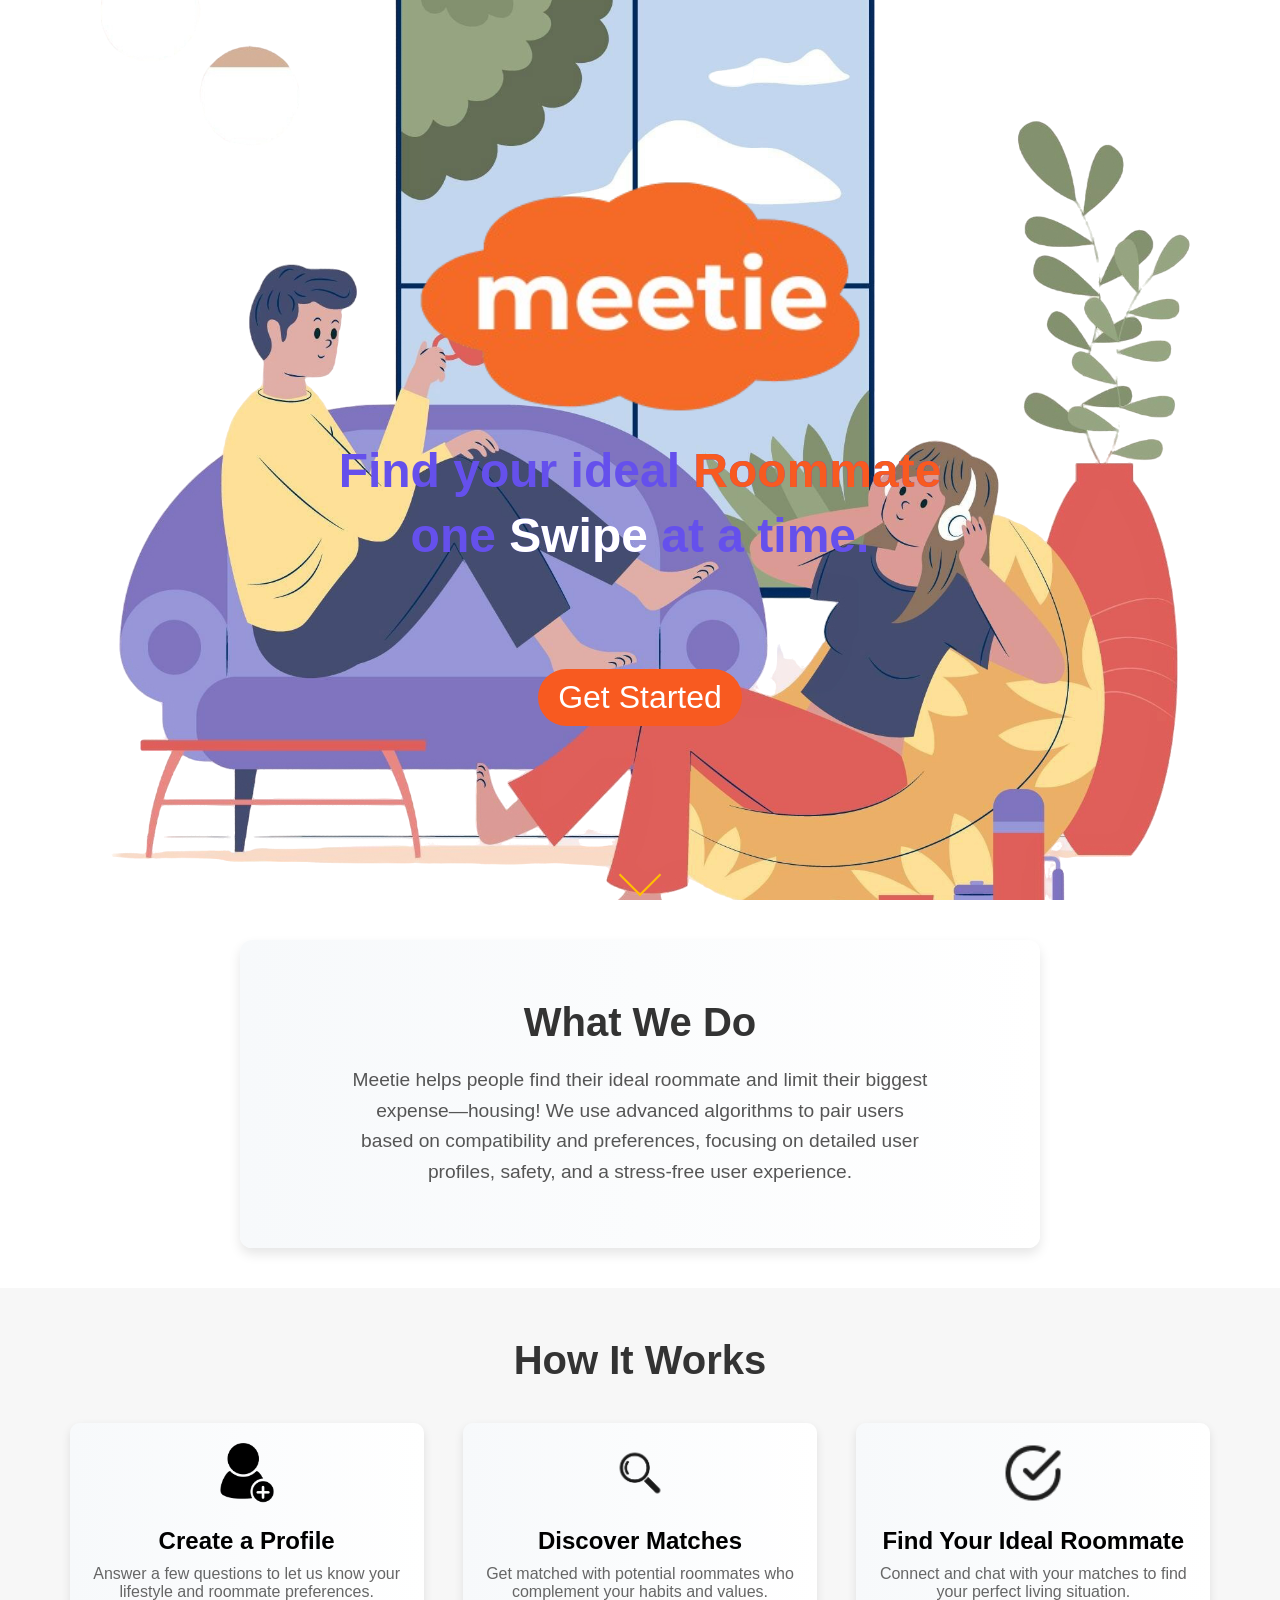
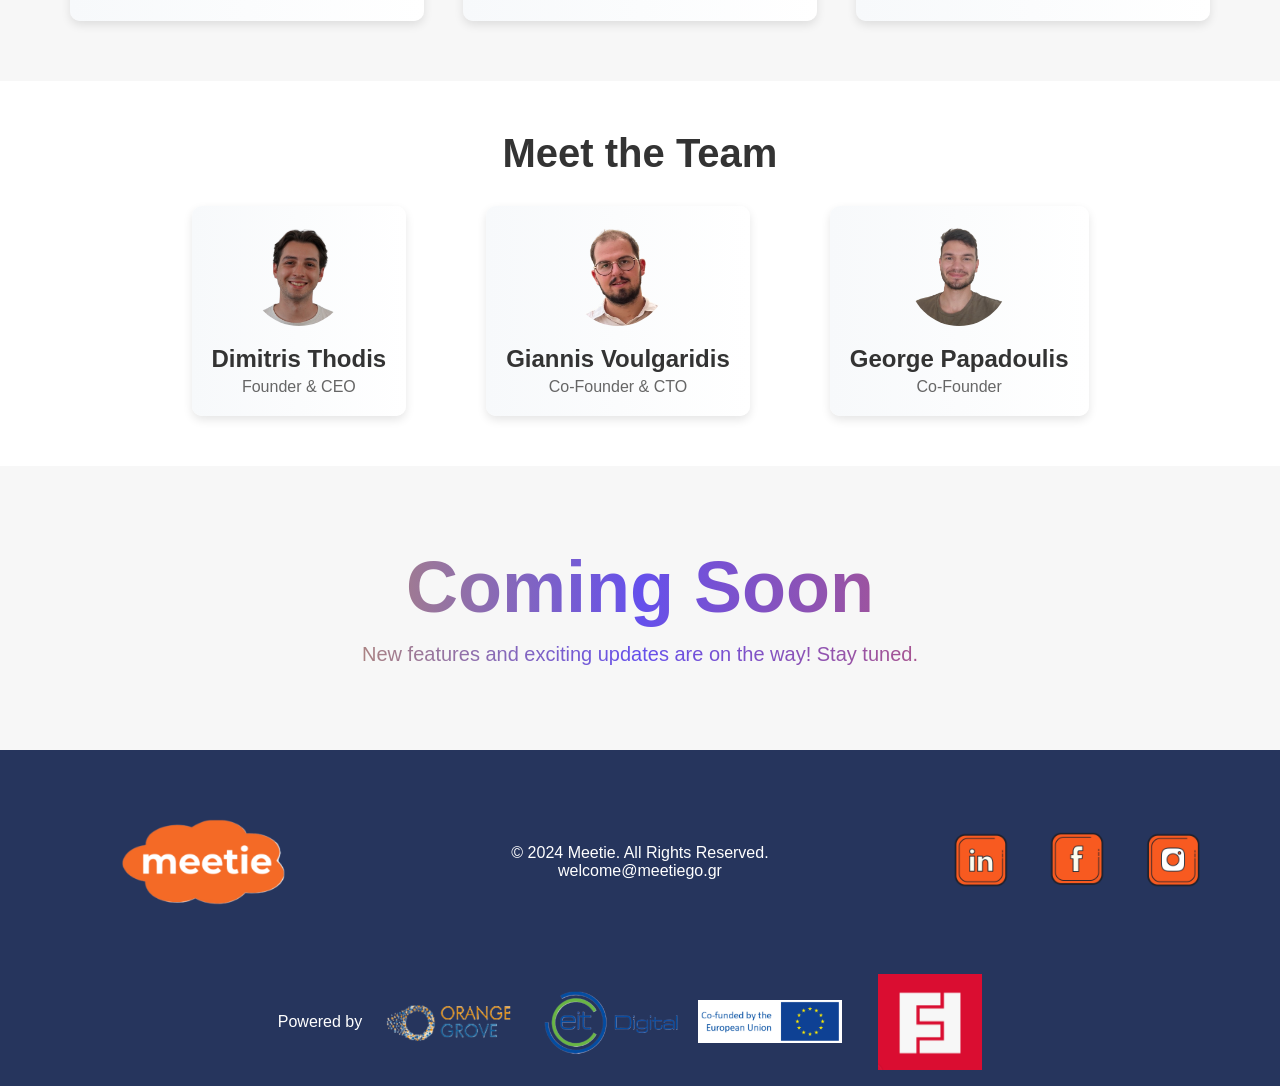
<file: index.html>
<!DOCTYPE html>
<html lang="en">
    <head>
        <meta charset="UTF-8">
        <meta name="viewport" content="width=device-width, initial-scale=1.0">
        <title>Meetie</title>
        <link rel="stylesheet" href="./style.css">
        <link rel="icon" type="image/png" href="assets/meetie-logo.png">
        <script src="https://code.jquery.com/jquery-3.6.0.min.js"></script>
    </head>

    <body>
        <!-- Hero Section -->
        <section class="hero">
            <div class="hero-content">
                <img src="assets/meetie-logo.png" alt="Center Image" class="overlay-image">
                <!-- If we don't like the animated roomies just change this span class to roomies -->
                <h1 class="purple">Find your ideal <span class="orange">Roommate</span></h1>
                <h1 class="purple">one <span class="white">Swipe</span> at a time.</h1>
                <a href="#get-started" class="cta-button">Get Started</a>
            </div>

            <div class="scroll-down" id="scroll-arrow"></div>
        </section>

        <!-- What We Do section -->
        <section class="what-we-do">
            <h2>What We Do</h2>
            <p class="mission-statement">
                Meetie helps people find their ideal roommate and limit their biggest expense—housing! We use advanced algorithms to pair users based on compatibility and preferences, focusing on detailed user profiles, safety, and a stress-free user experience.
            </p>
        </section>

        <!-- How It Works Section -->
        <section class="how-it-works">
            <h2>How It Works</h2>
            <div class="steps">
                <div class="step">
                    <img src="assets/create_profile_icon.png" alt="Step 1 Icon" class="icon-img">
                    <h3>Create a Profile</h3>
                    <p>Answer a few questions to let us know your lifestyle and roommate preferences.</p>
                </div>
                <div class="step">
                    <img src="assets/discover.png" alt="Step 2 Icon">
                    <h3>Discover Matches</h3>
                    <p>Get matched with potential roommates who complement your habits and values.</p>
                </div>
                <div class="step">
                    <img src="assets/Check_circle.png" alt="Step 3 Icon">
                    <h3>Find Your Ideal Roommate</h3>
                    <p>Connect and chat with your matches to find your perfect living situation.</p>
                </div>
            </div>
        </section>

        <!-- Meet the Team Section -->
        <section class="meet-the-team">
            <h2>Meet the Team</h2>
            <div class="team-members">
                <div class="team-member col-2">
                    <img src="assets/mitsos-removebg-preview.png" alt="Team Member 1" class="profile-img">
                    <h3>Dimitris Thodis</h3>
                    <p>Founder & CEO</p>
                </div>
                <div class="team-member col-2">
                    <img src="assets/john-removebg-preview.png" alt="Team Member 2" class="profile-img">
                    <h3>Giannis Voulgaridis</h3>
                    <p>Co-Founder & CTO</p>
                </div>
                <div class="team-member col-2">
                    <img src="assets/zorz-removebg-preview.png" alt="Team Member 3" class="profile-img">
                    <h3>George Papadoulis</h3>
                    <p>Co-Founder</p>
                </div>
            </div>
        </section>

        <!-- Coming Soon Section -->
        <section class="coming-soon">
            <div class="coming-soon-content">
                <h2>Coming Soon</h2>
                <p>New features and exciting updates are on the way! Stay tuned.</p>
            </div>
        </section>

        <!-- Footer -->
        <section class="footer">
            <div class="footer-container">
    
                <div class="footer-section">
                    <img src="assets/Meetie_Logo(nobackground).png" alt="Footer Logo" class="footer-logo">
                </div>
    
                <div class="footer-section">
                    <p>© 2024 Meetie. All Rights Reserved.</p>  
                    <p>welcome@meetiego.gr</p>
                </div>
                    
                <div class="footer-section social-icons">
                    <a href="https://www.linkedin.com/company/meetiego/">
                        <img src="assets/icons8-linkedin-400.png" alt="LinkedIn Icon">
                    </a>
                    <a href="https://www.facebook.com/profile.php?id=61571914931043">
                        <img src="assets/icons8-facebook-400.png" alt="Facebook Icon">
                    </a>
                    <a href="https://www.instagram.com/meetie.gr/">
                        <img src="assets/icons8-instagram-400.png" alt="Instagram Icon">
                    </a>                    
                </div>
    
            </div>
    
            <div class="footer-powered">
                <p>Powered by</p>
                <img src="assets/OrangeGrovelogo(no background).png" alt="Orange Grove Logo">
                <img src="assets/EIT DIgitalLogo(no background).png" alt="EIT Digital Logo">
                <img src="assets/eu_logo.png" alt="EU Logo">
                <img src="assets/foundation_logo.png" alt="Foundation Logo">
            </div>
        </section>

        <script>
            $(document).ready(function() {
                $(window).scroll(function() {
                    console.log('SCROLL BODY');
                    const scrollArrow = $('#scroll-arrow');
            
                    if ($(window).scrollTop() > 100) {
                        scrollArrow.addClass('hidden');
                    } else {   
                        scrollArrow.removeClass('hidden');
                    }
                });
                $(window).scroll();
            });
            </script>
            
    </body>
</html>
</file>
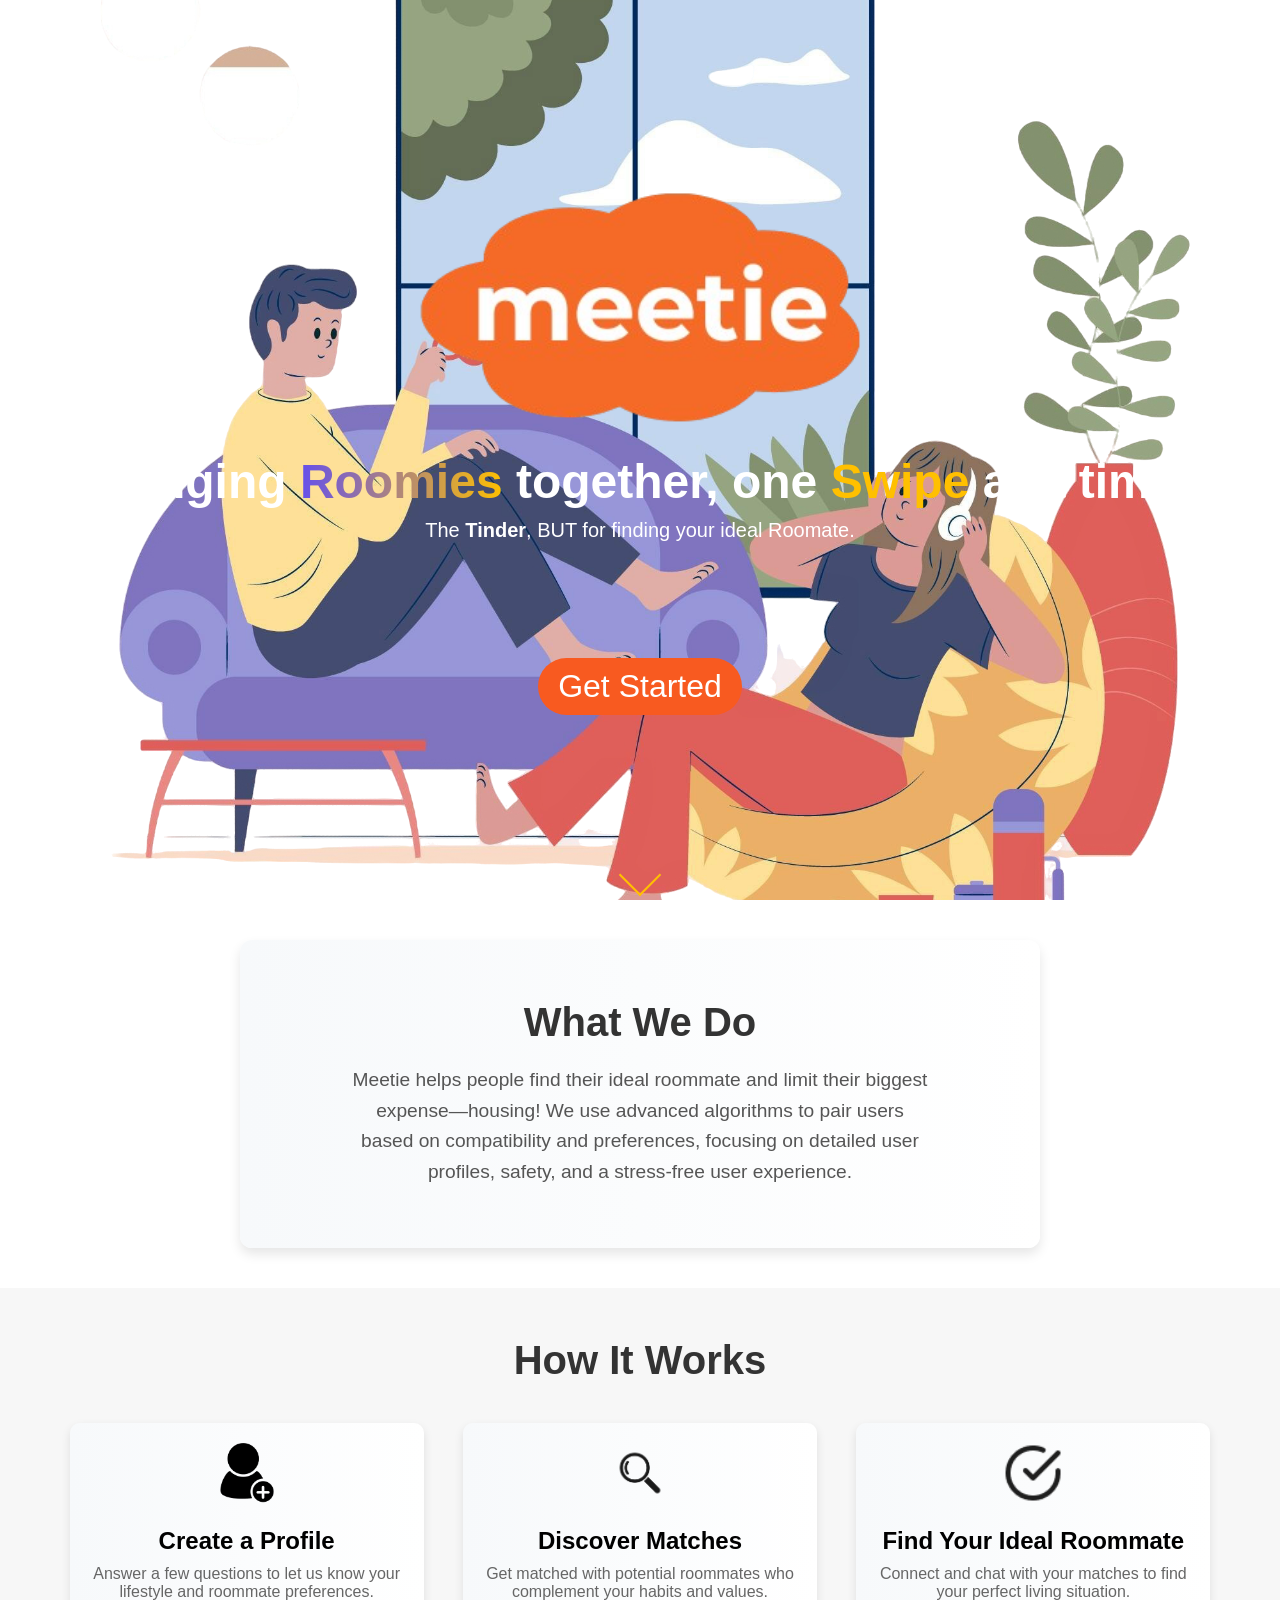
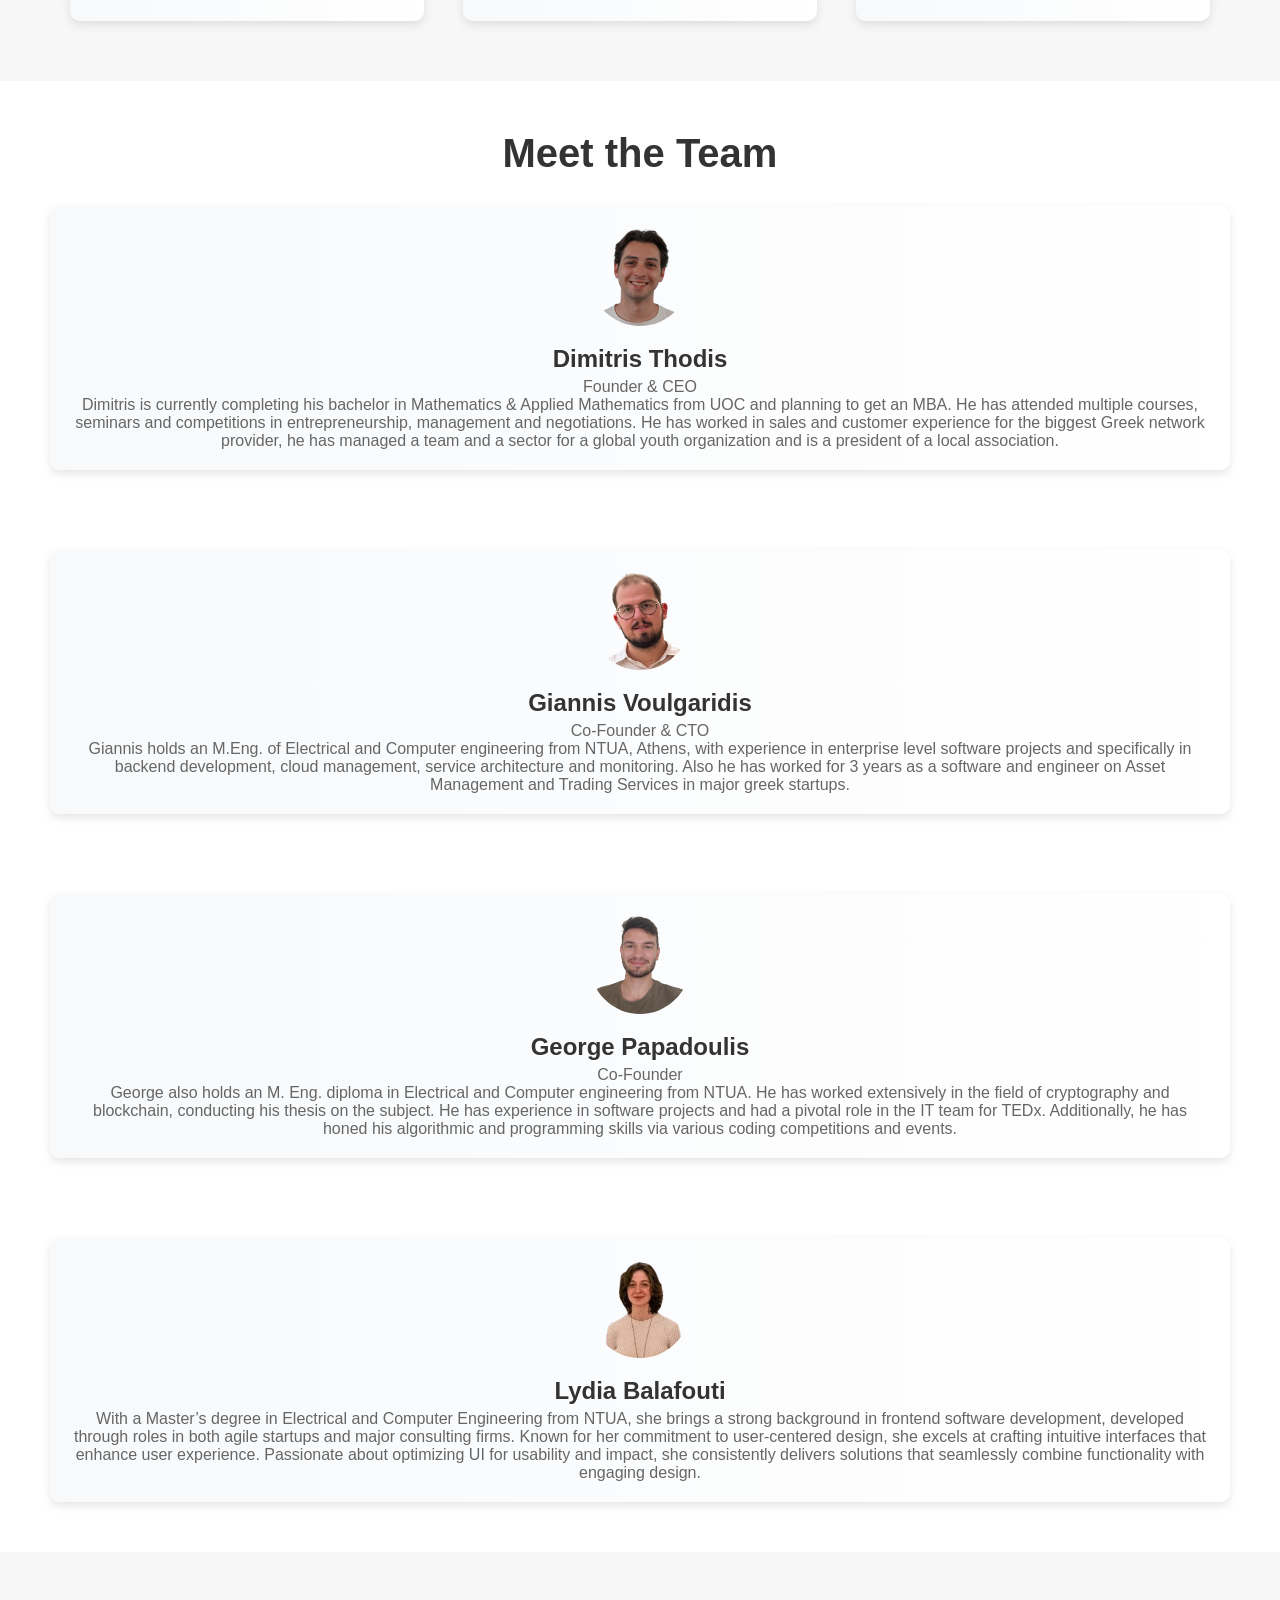
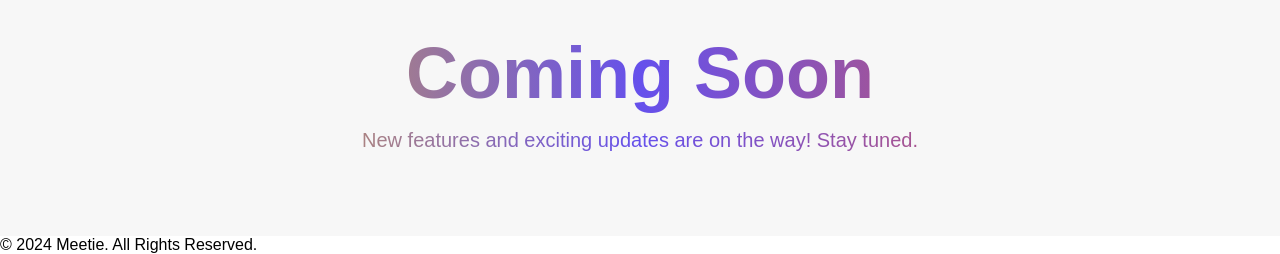
<file: page.html>
<!DOCTYPE html>
<html lang="en">
    <head>
        <meta charset="UTF-8">
        <meta name="viewport" content="width=device-width, initial-scale=1.0">
        <title>Meetie</title>
        <link rel="stylesheet" href="./style.css">
        <link rel="icon" type="image/png" href="assets/meetie-logo.png">
        <script src="https://code.jquery.com/jquery-3.6.0.min.js"></script>
    </head>

    <body>
        <!-- Hero Section -->
        <section class="hero">
            <div class="hero-content">
                <img src="assets/meetie-logo.png" alt="Center Image" class="overlay-image">
                <!-- If we don't like the animated roomies just change this span class to roomies -->
                <h1>Bringing <span class="animated-roomies">Roomies</span> together, one <span class="swipe">Swipe</span> at a time.</h1>
                <p>The <span class="tinder">Tinder</span>, BUT for finding your ideal Roomate.</p>
                <a href="#get-started" class="cta-button">Get Started</a>
            </div>

            <div class="scroll-down" id="scroll-arrow"></div>
        </section>

        <!-- What We Do section -->
        <section class="what-we-do">
            <h2>What We Do</h2>
            <p class="mission-statement">
                Meetie helps people find their ideal roommate and limit their biggest expense—housing! We use advanced algorithms to pair users based on compatibility and preferences, focusing on detailed user profiles, safety, and a stress-free user experience.
            </p>
        </section>

        <!-- How It Works Section -->
        <section class="how-it-works">
            <h2>How It Works</h2>
            <div class="steps">
                <div class="step">
                    <img src="assets/create_profile_icon.png" alt="Step 1 Icon" class="icon-img">
                    <h3>Create a Profile</h3>
                    <p>Answer a few questions to let us know your lifestyle and roommate preferences.</p>
                </div>
                <div class="step">
                    <img src="assets/discover.png" alt="Step 2 Icon">
                    <h3>Discover Matches</h3>
                    <p>Get matched with potential roommates who complement your habits and values.</p>
                </div>
                <div class="step">
                    <img src="assets/Check_circle.png" alt="Step 3 Icon">
                    <h3>Find Your Ideal Roommate</h3>
                    <p>Connect and chat with your matches to find your perfect living situation.</p>
                </div>
            </div>
        </section>

        <!-- Meet the Team Section -->
        <section class="meet-the-team">
            <h2>Meet the Team</h2>
            <div class="team-members">
                <div class="team-member col-2">
                    <img src="assets/mitsos-removebg-preview.png" alt="Team Member 1" class="profile-img">
                    <h3>Dimitris Thodis</h3>
                    <p>Founder & CEO</p>
                    <p>Dimitris is currently completing his bachelor in Mathematics & Applied Mathematics from UOC and planning to get an MBA. He has attended multiple courses, seminars and competitions in entrepreneurship, management and negotiations. He has worked in sales and customer experience for the biggest Greek network provider, he has managed a team and a sector for a global youth organization and is a president of a local association.</p>
                </div>
                <div class="team-member col-2">
                    <img src="assets/john-removebg-preview.png" alt="Team Member 2" class="profile-img">
                    <h3>Giannis Voulgaridis</h3>
                    <p>Co-Founder & CTO</p>
                    <p>Giannis holds an M.Eng. of Electrical and Computer engineering from NTUA, Athens, with experience in enterprise level software projects and specifically in backend development, cloud management, service architecture and monitoring. Also he has worked for 3 years as a software and engineer on Asset Management and Trading Services  in major greek startups.</p>
                </div>
                <div class="team-member col-2">
                    <img src="assets/zorz-removebg-preview.png" alt="Team Member 3" class="profile-img">
                    <h3>George Papadoulis</h3>
                    <p>Co-Founder</p>
                    <p>George also holds an M. Eng. diploma in Electrical and Computer engineering from NTUA. He has worked extensively in the field of cryptography and blockchain, conducting his thesis on the subject. Ηe has experience in software projects and had a pivotal role in the IT team for TEDx. Additionally, he has honed his algorithmic and programming skills via various coding competitions and events.</p>
                </div>
                <div class="team-member col-2">
                    <img src="assets/lydia-removebg-preview.png" alt="Team Member 1" class="profile-img">
                    <h3>Lydia Balafouti</h3>
                    <!-- <p></p> -->
                    <p>With a Master’s degree in Electrical and Computer Engineering from NTUA, she brings a strong background in frontend software development, developed through roles in both agile startups and major consulting firms. Known for her commitment to user-centered design, she excels at crafting intuitive interfaces that enhance user experience. Passionate about optimizing UI for usability and impact, she consistently delivers solutions that seamlessly combine functionality with engaging design.</p>
                </div>
            </div>
        </section>

        <!-- Coming Soon Section -->
        <section class="coming-soon">
            <div class="coming-soon-content">
                <h2>Coming Soon</h2>
                <p>New features and exciting updates are on the way! Stay tuned.</p>
            </div>
        </section>

        <!-- Footer -->
        <footer>
            <p>© 2024 Meetie. All Rights Reserved.</p>
        </footer>

        <script>
            $(document).ready(function() {
                $(window).scroll(function() {
                    console.log('SCROLL BODY');
                    const scrollArrow = $('#scroll-arrow');
            
                    if ($(window).scrollTop() > 100) {
                        scrollArrow.addClass('hidden');
                    } else {   
                        scrollArrow.removeClass('hidden');
                    }
                });
                $(window).scroll();
            });
            </script>
            
    </body>
</html>
</file>
<file: style.css>
/* General */
:root {
    --my-navy: #26355D;
    --my-purple: #6550ec;
    --my-orange: #f85a20;
    --my-yellow: #FFC000;
  }
* {
    margin: 0;
    padding: 0;
    box-sizing: border-box;
}

body {
    margin: 0;
    padding: 0;
}

html, body {
    overflow-x: hidden;
    overflow-y: auto; 
    scrollbar-width: none; 
    font-family: Arial, sans-serif;
}

/* ------------------------------------------------------------------------------------------------------------------ */
/* Hero Section */
.hero {
    background-image: url(./assets/rb_55204.png);
    background-size: cover; 
    background-position: center; 
    background-repeat: no-repeat; 
    height: 100vh; 
    width: 100vw; 
    display: flex;
    justify-content: center;
    align-items: center;
    text-align: center;
    color: white;
    position: relative;
    overflow: hidden;
}

.hero-content h1 {
    font-size: 3rem;
    margin-bottom: 10px;
}

.hero-content p {
    font-size: 1.25rem;
    margin-bottom: 20px;
}

.overlay-image {
    width: 450px; 
    margin-bottom: 20px; 
    display: block;
    margin-left: auto;
    margin-right: auto;
}

.cta-button {
    display: inline-block; /* Helps margin-top work correctly */
    background-color: var(--my-orange);
    color: white;
    padding: 10px 20px;
    font-size: 2rem;
    border-radius: 30px;
    text-decoration: none;
    cursor: pointer;
    transition: background-color 0.3s;
    background: var(--my-orange);
    margin-top: 6rem; 
}
.cta-button:hover {
    /* background-color: var(--my-yellow); */
    background: linear-gradient(to right, var(--my-purple), var(--my-yellow)); 
}

.roomies{
    background: linear-gradient(to right, var(--my-purple), var(--my-orange)); 
    -webkit-background-clip: text; 
    -webkit-text-fill-color: transparent; 
    font-size: 2rem;
    font-weight: 800;
}

.orange{
    background: var(--my-orange);
    -webkit-background-clip: text; 
    -webkit-text-fill-color: transparent; 
    font-weight: 800; 
}

.purple{
    background: var(--my-purple);
    -webkit-background-clip: text; 
    -webkit-text-fill-color: transparent; 
    font-weight: 800; 
}

.white{
    background: white;
    -webkit-background-clip: text; 
    -webkit-text-fill-color: transparent; 
    font-weight: 800; 
}

.animated-roomies {
    background: linear-gradient(
        90deg,
        var(--my-purple),
        var(--my-yellow),
        var(--my-orange),
        var(--my-purple),
        var(--my-yellow)
    ); 
    background-size: 400% 100%; 
    font-weight: bold;
    -webkit-background-clip: text;
    -webkit-text-fill-color: transparent;
    animation: colorShiftSeamless 4s linear infinite; 
}

@keyframes colorShiftSeamless {
    0% {
        background-position: 0% 50%; 
    }
    100% {
        background-position: 100% 50%; 
    }
} 

.swipe{
    color: var(--my-yellow);
    font-weight: bold; 
}

.tinder{
    /* color: var(--my-yellow); */
    font-weight: bold; 
}

/* ------------------------------------------------------------------------------------------------------------------ */
/* What We Do Section */
.what-we-do {
    padding: 60px 20px;
    background: linear-gradient(to right, #f7f9fb, #ffffff); 
    text-align: center;
    border-radius: 12px;
    box-shadow: 0 6px 12px rgba(0, 0, 0, 0.1);
    max-width: 800px;
    margin: 40px auto; 
}

.what-we-do h2 {
    font-size: 2.5rem;
    font-weight: bold;
    color: #333;
    margin-bottom: 20px;
}

.mission-statement {
    font-size: 1.2rem;
    color: #555;
    line-height: 1.6;
    max-width: 600px;
    margin: 0 auto;
    padding: 0 10px;
}

/* ------------------------------------------------------------------------------------------------------------------ */
/* How It Works Section */
.how-it-works {
    padding: 50px;
    background-color: #f7f7f7;
    text-align: center;
}

.how-it-works h2 {
    font-size: 2.5rem;
    margin-bottom: 30px;
    color: #333;
}

.steps {
    display: flex;
    justify-content: space-around;
    flex-wrap: wrap;
}

.step {
    width: 30%;
    padding: 20px;
    background: linear-gradient(to right, #f7f9fb, #ffffff); 
    margin: 10px;
    border-radius: 10px;
    box-shadow: 0px 4px 10px rgba(0, 0, 0, 0.1);
    text-align: center;
}

.step img {
    width: 60px;
    margin-bottom: 20px;
}

.step h3 {
    font-size: 1.5rem;
    margin-bottom: 10px;
}

.step p {
    font-size: 1rem;
    color: #666;
}

.icon-img {
    width: 60px;
    height: 60px;
    object-fit: cover;
}

/* ------------------------------------------------------------------------------------------------------------------ */
/* Meet the Team Section */
.meet-the-team {
    padding: 50px;
    color: #f7f9fb;
    text-align: center;
}

.meet-the-team h2 {
    font-size: 2.5rem;
    margin-bottom: 30px;
    color: #333;
}

.team-members {
    display: flex;
    flex-wrap: wrap;
    justify-content: center;
    gap: 5em; 
}

.team-member {
    /* width: 35%; */
    width: fit-content;
    background: linear-gradient(to right, #f7f9fb, #ffffff); 
    padding: 20px;
    border-radius: 10px;
    box-shadow: 0px 4px 10px rgba(0, 0, 0, 0.1);
    text-align: center;
}

.team-member img {
    width: 100px;
    height: 100px;
    border-radius: 50%;
    margin-bottom: 15px;
}

.team-member h3 {
    font-size: 1.5rem;
    margin-bottom: 5px;
    color: #333;
}

.team-member p {
    font-size: 1rem;
    color: #666;
}

/* ------------------------------------------------------------------------------------------------------------------ */
/* Footer */
/* Footer Styles */
.footer {
    background-color: #26355D;
    color: white;
    text-align: center;
    padding: 1rem;
}

/* Footer Container */
.footer-container {
    display: flex;
    flex-direction: column;
    align-items: center;
    justify-content: space-between;
    flex-wrap: wrap;
    gap: 1rem;
}

/* Sections in Footer */
.footer-section {
    width: 100%;
    display: flex;
    flex-direction: column;
    align-items: center;
}

/* Footer Logo */
.footer-logo {
    width: 12rem;
    object-fit: contain;
}

/* Social Icons */
.social-icons {
    display: flex;
    flex-direction: row;
    flex-wrap: wrap;
    gap: 1rem;
    align-items: center;
    justify-content: center;
}

.social-icons img {
    width: 5rem;
    height: 5rem;
    object-fit: contain;
    transition: transform 0.3s ease;
}

.social-icons img:hover {
    transform: scale(1.1);
}

/* Powered By Section */
.footer-powered {
    display: flex;
    flex-direction: row;
    align-items: center;
    justify-content: center;
    flex-wrap: wrap;
    gap: 1rem;
    margin-top: 1rem;
}

.footer-powered img {
    width: 9rem;
    height: 6rem;
    object-fit: contain;
    border-radius: 8px;
}

@media (min-width: 640px) {
    .footer-container {
        flex-direction: row;
        justify-content: space-between;
    }

    .footer-section {
        width: 30%;
    }
}

@media (max-width: 480px) {
    .social-icons img {
        width: 4rem;
        height: 4rem;
    }
}

/* ------------------------------------------------------------------------------------------------------------------ */
/* Scrolling Arrow */
.scroll-down {
    position: absolute;
    left: 50%;
    bottom: 10px;
    display: block;
    text-align: center;
    font-size: 20px;
    z-index: 100;
    text-decoration: none;
    text-shadow: 0;
    width: 30px;
    height: 30px;
    border-bottom: 2px solid var(--my-yellow);
    border-right: 2px solid var(--my-yellow);
    z-index: 9;
    left: 50%;
    -webkit-transform: translate(-50%, 0%) rotate(45deg);
    -moz-transform: translate(-50%, 0%) rotate(45deg);
    transform: translate(-50%, 0%) rotate(45deg);
    -webkit-animation: fade_move_down 4s ease-in-out infinite;
    -moz-animation:    fade_move_down 4s ease-in-out infinite;
    animation:         fade_move_down 4s ease-in-out infinite;
}

.hidden{
    opacity: 0;
    border: 0px;
}

/*animated scroll arrow animation*/
@-webkit-keyframes fade_move_down {
  0%   { -webkit-transform:translate(0,-10px) rotate(45deg); opacity: 0;  }
  50%  { opacity: 1; }
  100% { -webkit-transform:translate(0,10px) rotate(45deg); opacity: 0; }
}
@-moz-keyframes fade_move_down {
  0%   { -moz-transform:translate(0,-10px) rotate(45deg); opacity: 0;  }
  50%  { opacity: 1; }
  100% { -moz-transform:translate(0,10px) rotate(45deg); opacity: 0; }
}
@keyframes fade_move_down {
  0%   { transform:translate(0,-10px) rotate(45deg); opacity: 0;  }
  50%  { opacity: 1; }
  100% { transform:translate(0,10px) rotate(45deg); opacity: 0; }
}


/* ------------------------------------------------------------------------------------------------------------------ */
/* Coming Soon Section */
.coming-soon {
    background-color: #f7f7f7; 
    text-align: center;
    padding: 80px 20px;
    position: relative;
    overflow: hidden;
}

.coming-soon-content {
    animation: bounceFade 2s ease-in-out infinite; 
    font-size: 3rem; 
    background: linear-gradient(90deg, var(--my-yellow), var(--my-purple), var(--my-orange)); 
    -webkit-background-clip: text; 
    -webkit-text-fill-color: transparent; 
}

.coming-soon h2 {
    margin-bottom: 10px;
}

.coming-soon p {
    font-size: 1.25rem;
    max-width: 600px;
    margin: 0 auto;
    line-height: 1.6;
}

/* Bounce and Fade Animation with Color Change */
@keyframes bounceFade {
    0%, 100% {
        /* transform: translateY(0);  */
        opacity: 0.5; 
    }
    25% {
        opacity: 0.75;
    }
    50% {
        /* transform: translateY(-20px);  */
        opacity: 1; 
    }
    75% {
        opacity: 0.75; 
    }
}


/* ------------------------------------------------------------------------------------------------- */
/* ------------------------------------     Mobile view      ----------------------------------------*/
/* ------------------------------------------------------------------------------------------------- */

/* Mobile-Specific Styles */
@media (max-width: 768px) {
    /* Hero Section */
    .hero {
        padding: 20px;
    }

    .hero-content h1 {
        font-size: 1.8rem; /* Adjust font size for smaller screens */
        line-height: 1.3;
    }

    .hero-content p {
        font-size: 0.9rem;
    }

    .overlay-image {
        width: 70%; /* Reduce image size for mobile */
    }

    .cta-button {
        font-size: 1.3rem;
        padding: 10px 15px;
    }

    /* What We Do Section */
    .what-we-do {
        padding: 20px 15px;
    }

    .what-we-do h2 {
        font-size: 2rem;
    }

    .mission-statement {
        font-size: 1rem;
        line-height: 1.5;
    }

    /* How It Works Section */
    .how-it-works {
        padding: 20px 15px;
    }

    .how-it-works h2 {
        font-size: 2rem;
    }

    .steps {
        flex-direction: column; /* Stack steps vertically for mobile */
        gap: 20px;
        align-items: center;
    }

    .step {
        width: 90%; /* Full width for mobile */
        padding: 15px;
    }

    /* Meet the Team Section */
    .team-members {
        flex-direction: column; /* Stack team members vertically */
        align-items: center;
        gap: 20px;
    }

    .team-member {
        width: 90%; /* Full width for mobile */
        padding: 15px;
    }

    .team-member img {
        width: 80px; /* Reduce image size */
        height: 80px;
    }

    .team-member h3 {
        font-size: 1.2rem; /* Reduce text size */
    }

    .team-member p {
        font-size: 0.9rem;
    }

    /* Coming Soon Section */
    .coming-soon {
        padding: 40px 20px;
    }

    .coming-soon h2 {
        font-size: 2rem;
    }

    .coming-soon p {
        font-size: 1rem;
    }

    /* Footer */
    footer {
        padding: 20px;
        font-size: 0.8rem;
    }
    

    /* Scrolling Arrow */
    .scroll-down {
        width: 20px; /* Reduce size */
        height: 20px;
    }
}
</file>
